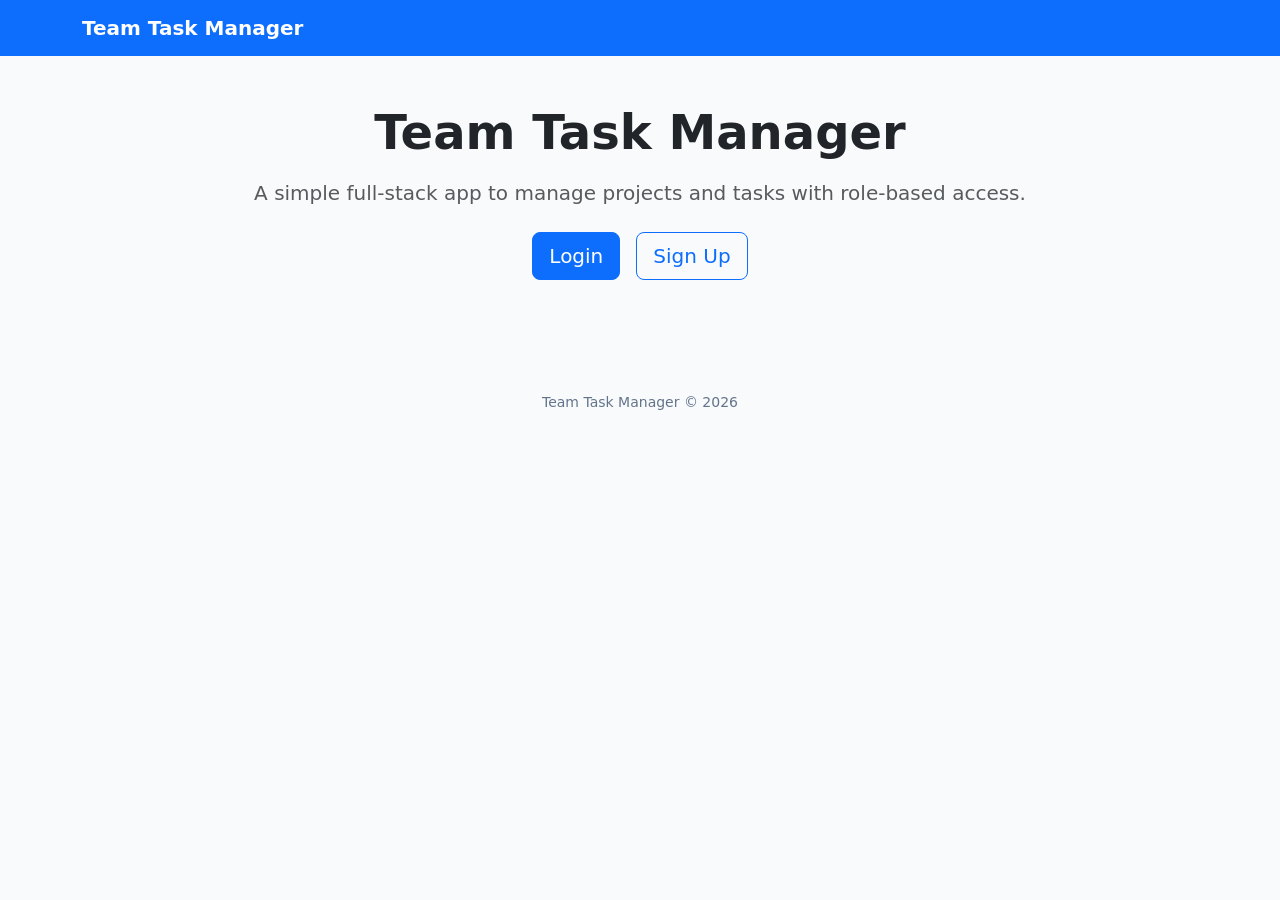
<file: frontend/index.html>
<!DOCTYPE html>
<html lang="en">
<head>
  <meta charset="UTF-8" />
  <meta name="viewport" content="width=device-width, initial-scale=1.0" />
  <title>Team Task Manager</title>
  <link href="https://cdn.jsdelivr.net/npm/bootstrap@5.3.3/dist/css/bootstrap.min.css" rel="stylesheet" />
  <link rel="stylesheet" href="style.css" />
</head>
<body>
  <nav class="navbar navbar-expand-lg navbar-dark bg-primary">
    <div class="container">
      <a class="navbar-brand" href="index.html">Team Task Manager</a>
    </div>
  </nav>

  <main class="container py-5 text-center">
    <h1 class="display-5 fw-bold mb-3">Team Task Manager</h1>
    <p class="lead text-muted mb-4">
      A simple full-stack app to manage projects and tasks with role-based access.
    </p>
    <div class="d-flex gap-3 justify-content-center">
      <a href="login.html" class="btn btn-primary btn-lg">Login</a>
      <a href="signup.html" class="btn btn-outline-primary btn-lg">Sign Up</a>
    </div>
  </main>

  <footer>Team Task Manager &copy; 2026</footer>

  <script src="app.js"></script>
  <script>
    if (isLoggedIn()) window.location.href = "dashboard.html";
  </script>
</body>
</html>
</file>
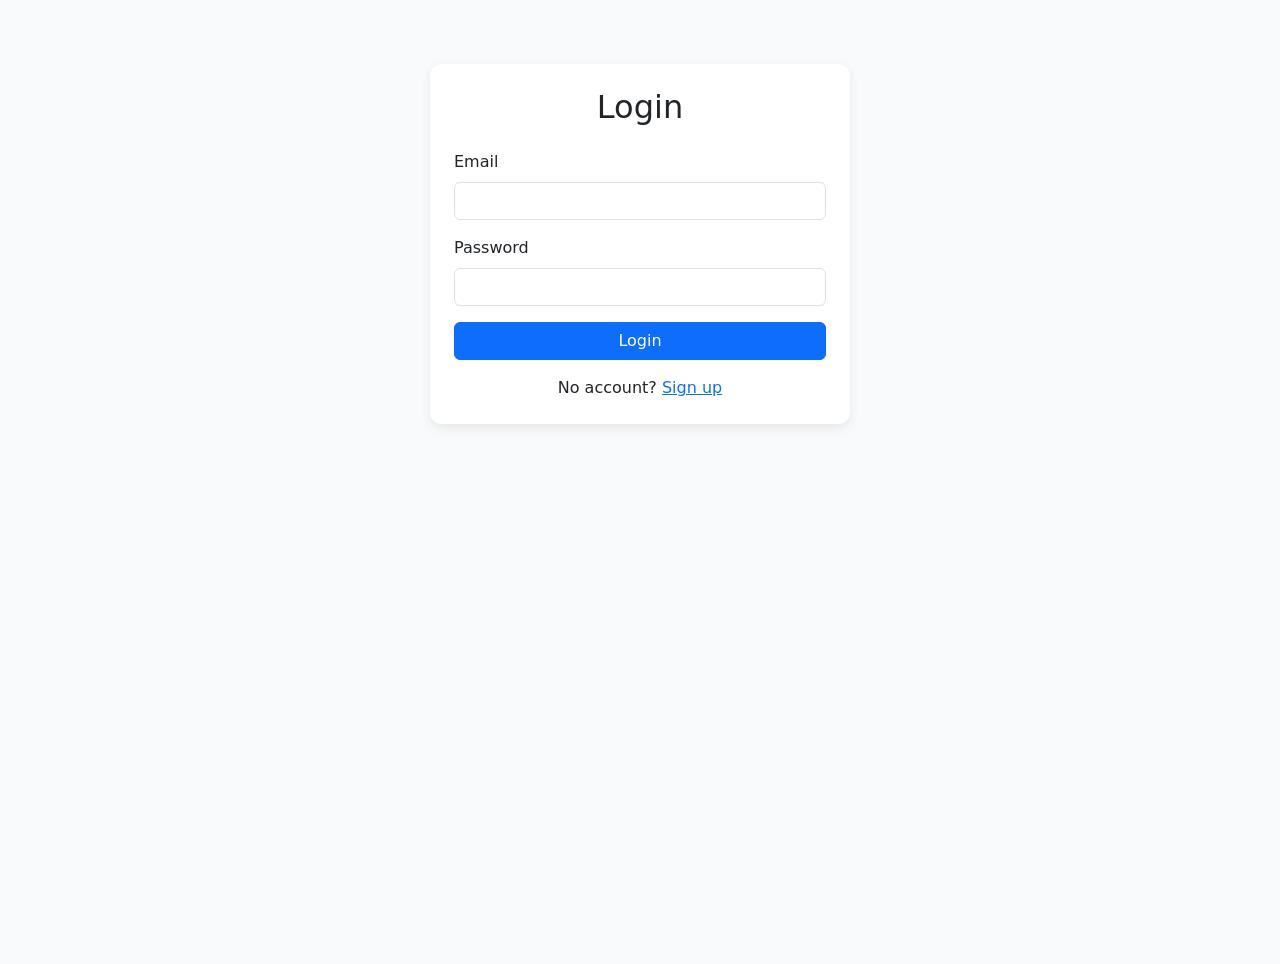
<file: frontend/dashboard.html>
<!DOCTYPE html>
<html lang="en">
<head>
  <meta charset="UTF-8" />
  <meta name="viewport" content="width=device-width, initial-scale=1.0" />
  <title>Dashboard — Team Task Manager</title>
  <link href="https://cdn.jsdelivr.net/npm/bootstrap@5.3.3/dist/css/bootstrap.min.css" rel="stylesheet" />
  <link rel="stylesheet" href="style.css" />
</head>
<body>
  <nav class="navbar navbar-expand-lg navbar-dark bg-primary">
    <div class="container">
      <a class="navbar-brand" href="dashboard.html">Team Task Manager</a>
      <button class="navbar-toggler" type="button" data-bs-toggle="collapse" data-bs-target="#navMenu">
        <span class="navbar-toggler-icon"></span>
      </button>
      <div class="collapse navbar-collapse" id="navMenu">
        <ul class="navbar-nav me-auto">
          <li class="nav-item"><a class="nav-link active" href="dashboard.html">Dashboard</a></li>
          <li class="nav-item"><a class="nav-link" href="projects.html">Projects</a></li>
          <li class="nav-item"><a class="nav-link" href="tasks.html">Tasks</a></li>
        </ul>
        <span class="navbar-text text-white me-2">
          <span id="navUserName"></span>
          <span id="navUserRole" class="badge ms-1"></span>
        </span>
        <a href="#" id="logoutBtn" class="btn btn-outline-light btn-sm">Logout</a>
      </div>
    </div>
  </nav>

  <main class="container py-4">
    <div class="page-header">
      <h1>Dashboard</h1>
      <p class="text-muted">Overview of your tasks</p>
    </div>

    <div id="alertBox"></div>

    <div class="row g-4">
      <div class="col-md-6 col-lg-3">
        <div class="card stat-card p-4 text-center">
          <p class="text-muted mb-1">Total Tasks</p>
          <p class="display-6 mb-0" id="totalTasks">0</p>
        </div>
      </div>
      <div class="col-md-6 col-lg-3">
        <div class="card stat-card p-4 text-center">
          <p class="text-muted mb-1">Completed</p>
          <p class="display-6 mb-0 text-success" id="completedTasks">0</p>
        </div>
      </div>
      <div class="col-md-6 col-lg-3">
        <div class="card stat-card p-4 text-center">
          <p class="text-muted mb-1">Pending</p>
          <p class="display-6 mb-0 text-warning" id="pendingTasks">0</p>
        </div>
      </div>
      <div class="col-md-6 col-lg-3">
        <div class="card stat-card p-4 text-center">
          <p class="text-muted mb-1">Overdue</p>
          <p class="display-6 mb-0 text-danger" id="overdueTasks">0</p>
        </div>
      </div>
    </div>

    <div class="mt-4">
      <a href="tasks.html" class="btn btn-primary">View Tasks</a>
      <a href="projects.html" class="btn btn-outline-primary admin-only">Manage Projects</a>
    </div>
  </main>

  <footer>Team Task Manager</footer>

  <script src="https://cdn.jsdelivr.net/npm/bootstrap@5.3.3/dist/js/bootstrap.bundle.min.js"></script>
  <script src="app.js"></script>
  <script>
    if (!requireAuth()) throw new Error("auth");
    setupNavbar();

    async function loadDashboard() {
      try {
        const stats = await apiRequest("/dashboard");
        document.getElementById("totalTasks").textContent = stats.total_tasks;
        document.getElementById("completedTasks").textContent = stats.completed_tasks;
        document.getElementById("pendingTasks").textContent = stats.pending_tasks;
        document.getElementById("overdueTasks").textContent = stats.overdue_tasks;
      } catch (err) {
        showAlert("alertBox", err.message);
      }
    }

    loadDashboard();
  </script>
</body>
</html>
</file>
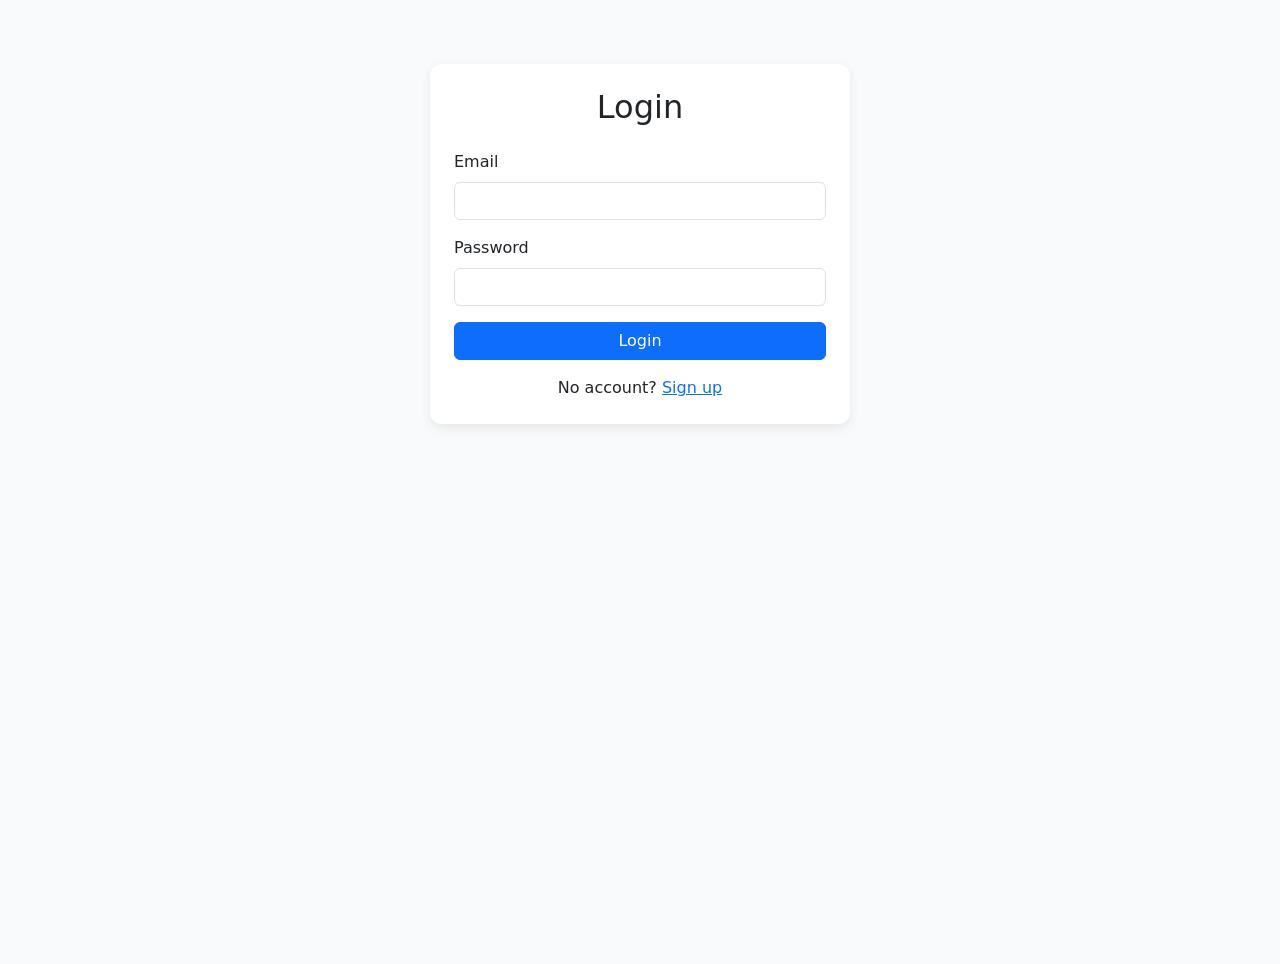
<file: frontend/login.html>
<!DOCTYPE html>
<html lang="en">
<head>
  <meta charset="UTF-8" />
  <meta name="viewport" content="width=device-width, initial-scale=1.0" />
  <title>Login — Team Task Manager</title>
  <link href="https://cdn.jsdelivr.net/npm/bootstrap@5.3.3/dist/css/bootstrap.min.css" rel="stylesheet" />
  <link rel="stylesheet" href="style.css" />
</head>
<body>
  <div class="container">
    <div class="card auth-card p-4">
      <h2 class="text-center mb-4">Login</h2>
      <div id="alertBox"></div>
      <form id="loginForm">
        <div class="mb-3">
          <label class="form-label">Email</label>
          <input type="email" class="form-control" id="email" required />
        </div>
        <div class="mb-3">
          <label class="form-label">Password</label>
          <input type="password" class="form-control" id="password" required />
        </div>
        <button type="submit" class="btn btn-primary w-100">Login</button>
      </form>
      <p class="text-center mt-3 mb-0">
        No account? <a href="signup.html">Sign up</a>
      </p>
    </div>
  </div>

  <script src="https://cdn.jsdelivr.net/npm/bootstrap@5.3.3/dist/js/bootstrap.bundle.min.js"></script>
  <script src="app.js"></script>
  <script>
    if (isLoggedIn()) window.location.href = "dashboard.html";

    document.getElementById("loginForm").addEventListener("submit", async (e) => {
      e.preventDefault();
      try {
        const data = await apiRequest("/login", {
          method: "POST",
          body: JSON.stringify({
            email: document.getElementById("email").value,
            password: document.getElementById("password").value,
          }),
        });
        saveAuth(data.access_token, data.user);
        window.location.href = "dashboard.html";
      } catch (err) {
        showAlert("alertBox", err.message);
      }
    });
  </script>
</body>
</html>
</file>
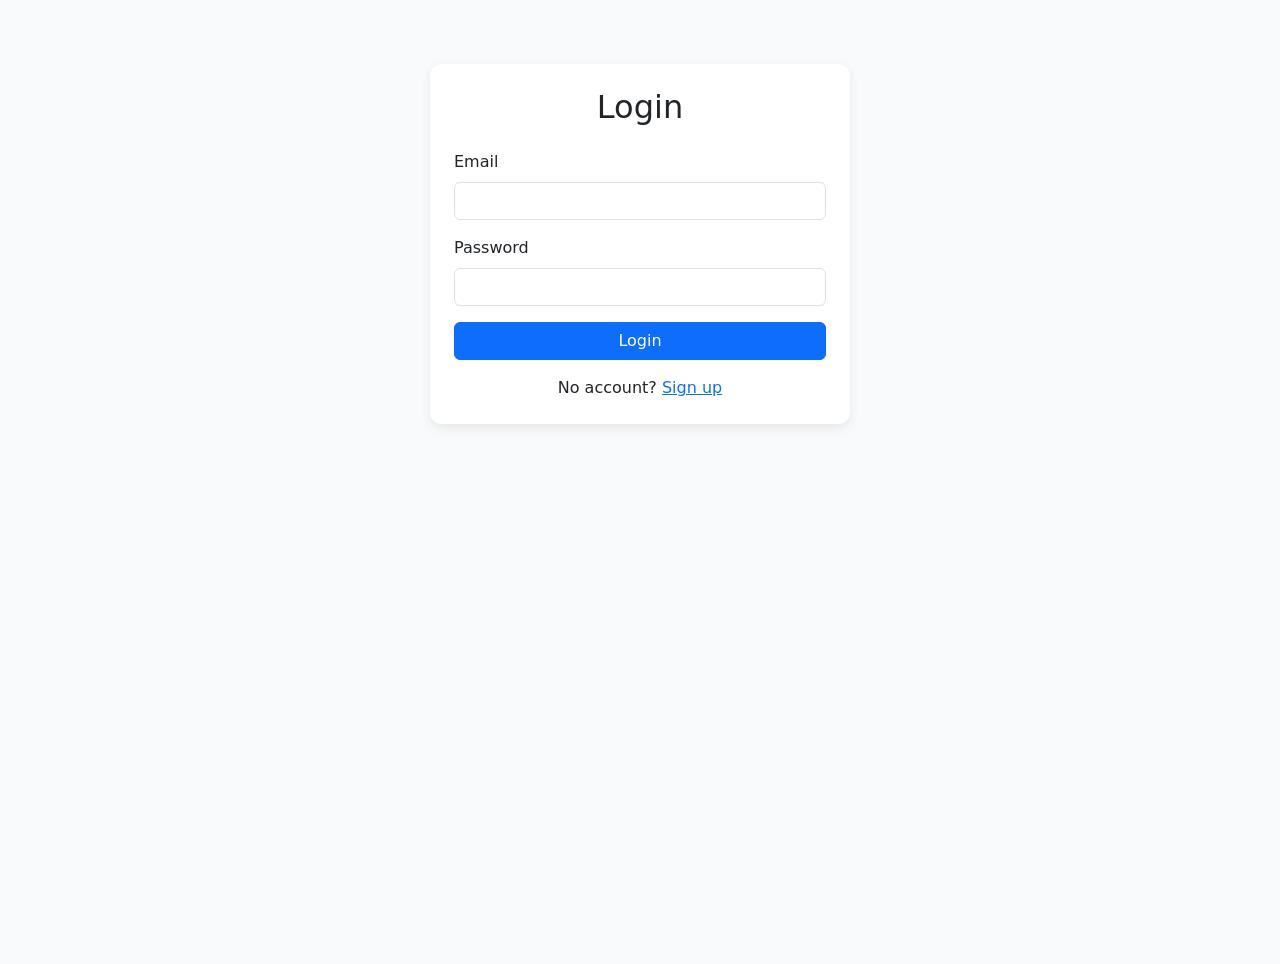
<file: frontend/projects.html>
<!DOCTYPE html>
<html lang="en">
<head>
  <meta charset="UTF-8" />
  <meta name="viewport" content="width=device-width, initial-scale=1.0" />
  <title>Projects — Team Task Manager</title>
  <link href="https://cdn.jsdelivr.net/npm/bootstrap@5.3.3/dist/css/bootstrap.min.css" rel="stylesheet" />
  <link rel="stylesheet" href="style.css" />
</head>
<body>
  <nav class="navbar navbar-expand-lg navbar-dark bg-primary">
    <div class="container">
      <a class="navbar-brand" href="dashboard.html">Team Task Manager</a>
      <button class="navbar-toggler" type="button" data-bs-toggle="collapse" data-bs-target="#navMenu">
        <span class="navbar-toggler-icon"></span>
      </button>
      <div class="collapse navbar-collapse" id="navMenu">
        <ul class="navbar-nav me-auto">
          <li class="nav-item"><a class="nav-link" href="dashboard.html">Dashboard</a></li>
          <li class="nav-item"><a class="nav-link active" href="projects.html">Projects</a></li>
          <li class="nav-item"><a class="nav-link" href="tasks.html">Tasks</a></li>
        </ul>
        <span class="navbar-text text-white me-2">
          <span id="navUserName"></span>
          <span id="navUserRole" class="badge ms-1"></span>
        </span>
        <a href="#" id="logoutBtn" class="btn btn-outline-light btn-sm">Logout</a>
      </div>
    </div>
  </nav>

  <main class="container py-4">
    <div class="page-header d-flex justify-content-between align-items-center">
      <div>
        <h1>Projects</h1>
        <p class="text-muted mb-0">All team projects</p>
      </div>
    </div>

    <div id="alertBox"></div>

    <!-- Admin: create project form -->
    <div class="card table-card p-4 mb-4 admin-only" id="createProjectCard">
      <h5 class="mb-3">Create Project</h5>
      <form id="projectForm" class="row g-3">
        <div class="col-md-4">
          <label class="form-label">Title</label>
          <input type="text" class="form-control" id="projectTitle" required />
        </div>
        <div class="col-md-6">
          <label class="form-label">Description</label>
          <input type="text" class="form-control" id="projectDescription" />
        </div>
        <div class="col-md-2 d-flex align-items-end">
          <button type="submit" class="btn btn-primary w-100">Add</button>
        </div>
      </form>
    </div>

    <div class="card table-card p-4">
      <h5 class="mb-3">All Projects</h5>
      <div class="table-responsive">
        <table class="table table-hover align-middle">
          <thead>
            <tr>
              <th>#</th>
              <th>Title</th>
              <th>Description</th>
              <th>Created By</th>
            </tr>
          </thead>
          <tbody id="projectsTable">
            <tr><td colspan="4" class="text-muted">Loading...</td></tr>
          </tbody>
        </table>
      </div>
    </div>
  </main>

  <footer>Team Task Manager</footer>

  <script src="https://cdn.jsdelivr.net/npm/bootstrap@5.3.3/dist/js/bootstrap.bundle.min.js"></script>
  <script src="app.js"></script>
  <script>
    if (!requireAuth()) throw new Error("auth");
    setupNavbar();

    async function loadProjects() {
      const tbody = document.getElementById("projectsTable");
      try {
        const projects = await apiRequest("/projects");
        if (!projects.length) {
          tbody.innerHTML = '<tr><td colspan="4" class="text-muted">No projects yet.</td></tr>';
          return;
        }
        tbody.innerHTML = projects.map((p) => `
          <tr>
            <td>${p.id}</td>
            <td>${p.title}</td>
            <td>${p.description || "—"}</td>
            <td>${p.creator_name || "—"}</td>
          </tr>
        `).join("");
      } catch (err) {
        showAlert("alertBox", err.message);
        tbody.innerHTML = "";
      }
    }

    const projectForm = document.getElementById("projectForm");
    if (projectForm) {
      projectForm.addEventListener("submit", async (e) => {
        e.preventDefault();
        try {
          await apiRequest("/projects", {
            method: "POST",
            body: JSON.stringify({
              title: document.getElementById("projectTitle").value,
              description: document.getElementById("projectDescription").value || null,
            }),
          });
          projectForm.reset();
          loadProjects();
          showAlert("alertBox", "Project created!", "success");
        } catch (err) {
          showAlert("alertBox", err.message);
        }
      });
    }

    loadProjects();
  </script>
</body>
</html>
</file>
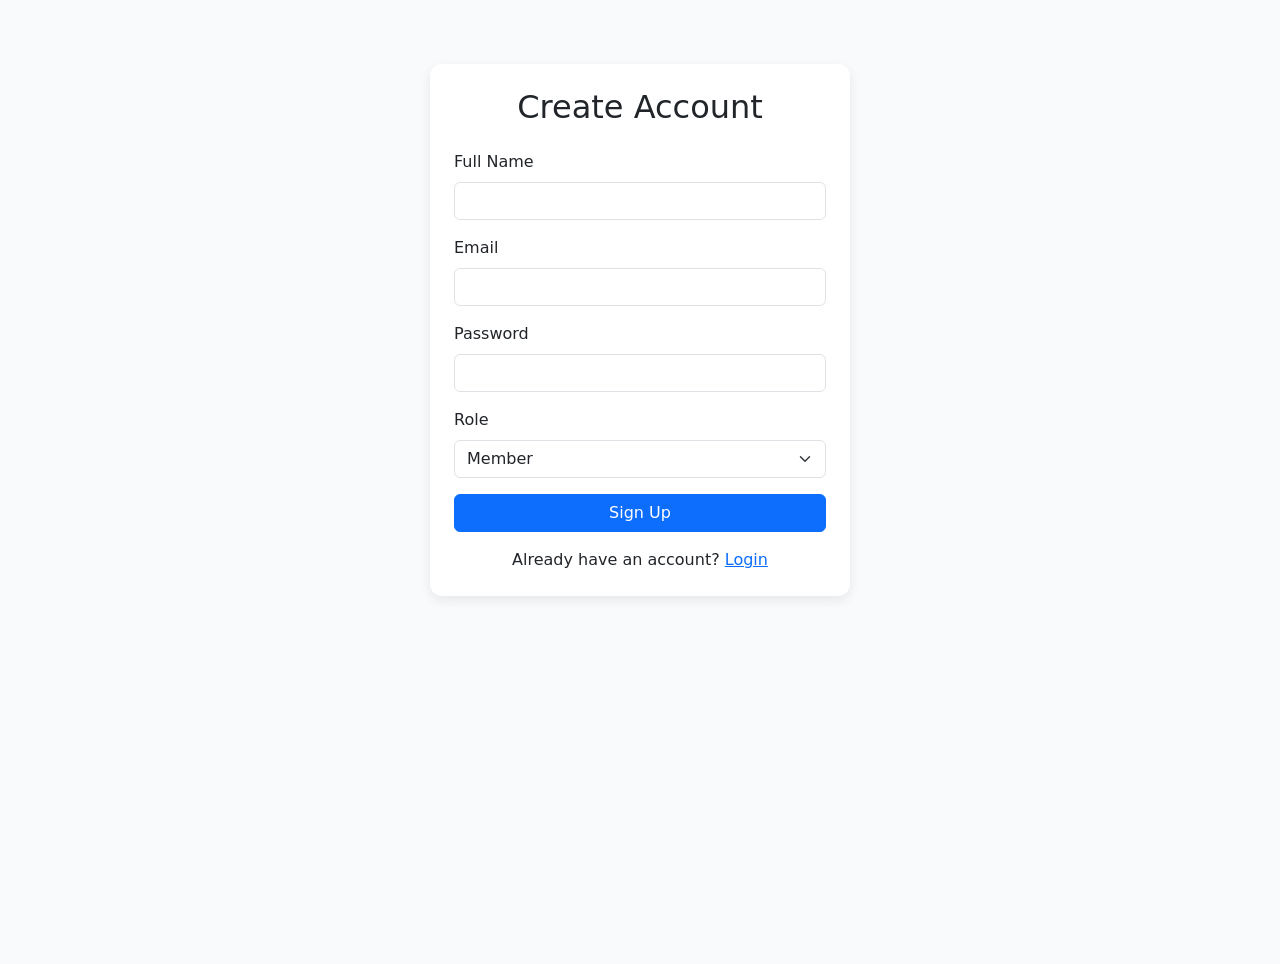
<file: frontend/signup.html>
<!DOCTYPE html>
<html lang="en">
<head>
  <meta charset="UTF-8" />
  <meta name="viewport" content="width=device-width, initial-scale=1.0" />
  <title>Sign Up — Team Task Manager</title>
  <link href="https://cdn.jsdelivr.net/npm/bootstrap@5.3.3/dist/css/bootstrap.min.css" rel="stylesheet" />
  <link rel="stylesheet" href="style.css" />
</head>
<body>
  <div class="container">
    <div class="card auth-card p-4">
      <h2 class="text-center mb-4">Create Account</h2>
      <div id="alertBox"></div>
      <form id="signupForm">
        <div class="mb-3">
          <label class="form-label">Full Name</label>
          <input type="text" class="form-control" id="name" required minlength="2" />
        </div>
        <div class="mb-3">
          <label class="form-label">Email</label>
          <input type="email" class="form-control" id="email" required />
        </div>
        <div class="mb-3">
          <label class="form-label">Password</label>
          <input type="password" class="form-control" id="password" required minlength="6" />
        </div>
        <div class="mb-3">
          <label class="form-label">Role</label>
          <select class="form-select" id="role" required>
            <option value="member">Member</option>
            <option value="admin">Admin</option>
          </select>
        </div>
        <button type="submit" class="btn btn-primary w-100">Sign Up</button>
      </form>
      <p class="text-center mt-3 mb-0">
        Already have an account? <a href="login.html">Login</a>
      </p>
    </div>
  </div>

  <script src="https://cdn.jsdelivr.net/npm/bootstrap@5.3.3/dist/js/bootstrap.bundle.min.js"></script>
  <script src="app.js"></script>
  <script>
    if (isLoggedIn()) window.location.href = "dashboard.html";

    document.getElementById("signupForm").addEventListener("submit", async (e) => {
      e.preventDefault();
      try {
        const data = await apiRequest("/signup", {
          method: "POST",
          body: JSON.stringify({
            name: document.getElementById("name").value,
            email: document.getElementById("email").value,
            password: document.getElementById("password").value,
            role: document.getElementById("role").value,
          }),
        });
        saveAuth(data.access_token, data.user);
        window.location.href = "dashboard.html";
      } catch (err) {
        showAlert("alertBox", err.message);
      }
    });
  </script>
</body>
</html>
</file>
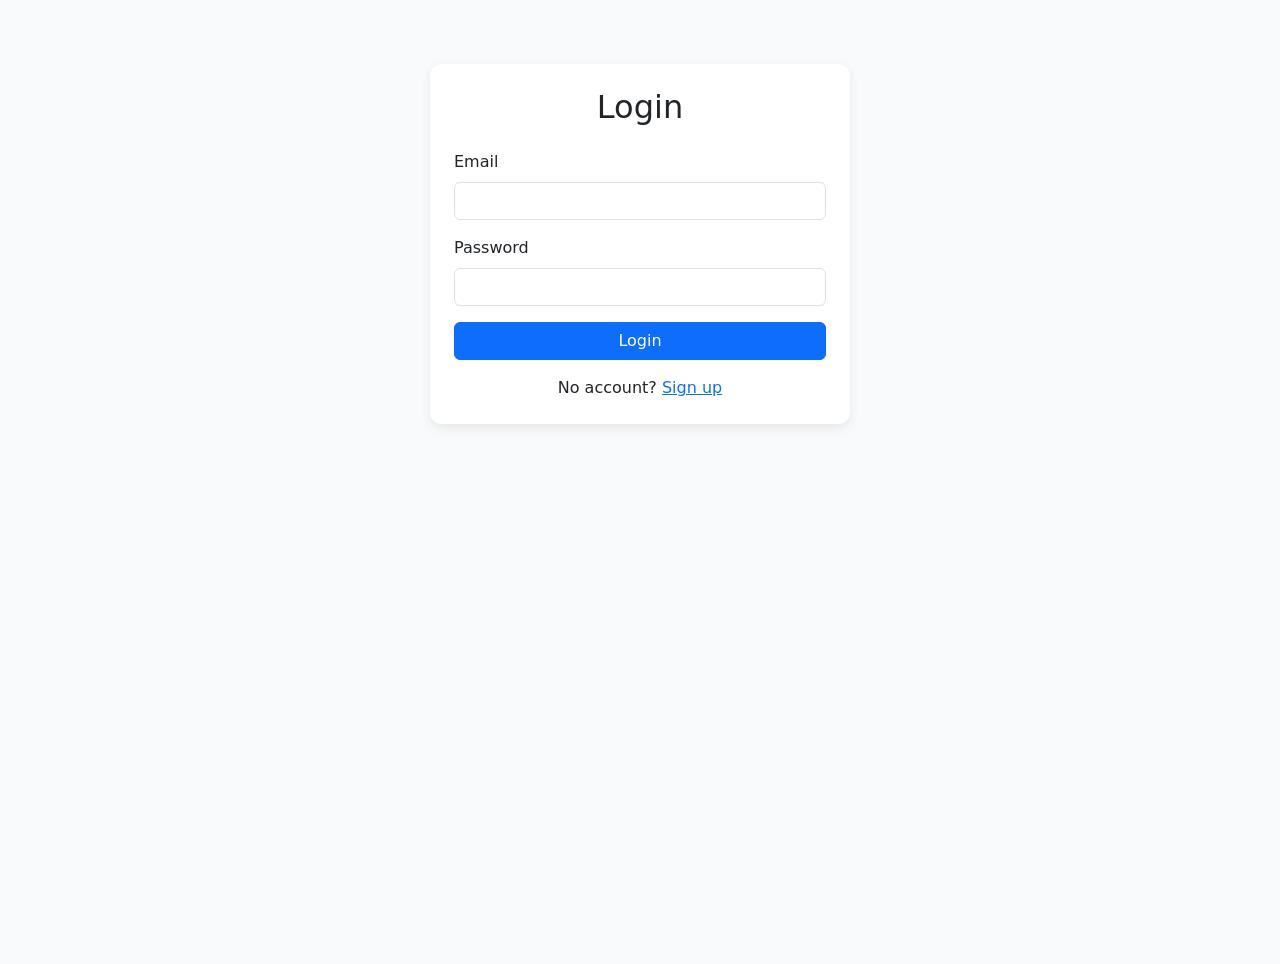
<file: frontend/tasks.html>
<!DOCTYPE html>
<html lang="en">
<head>
  <meta charset="UTF-8" />
  <meta name="viewport" content="width=device-width, initial-scale=1.0" />
  <title>Tasks — Team Task Manager</title>
  <link href="https://cdn.jsdelivr.net/npm/bootstrap@5.3.3/dist/css/bootstrap.min.css" rel="stylesheet" />
  <link rel="stylesheet" href="style.css" />
</head>
<body>
  <nav class="navbar navbar-expand-lg navbar-dark bg-primary">
    <div class="container">
      <a class="navbar-brand" href="dashboard.html">Team Task Manager</a>
      <button class="navbar-toggler" type="button" data-bs-toggle="collapse" data-bs-target="#navMenu">
        <span class="navbar-toggler-icon"></span>
      </button>
      <div class="collapse navbar-collapse" id="navMenu">
        <ul class="navbar-nav me-auto">
          <li class="nav-item"><a class="nav-link" href="dashboard.html">Dashboard</a></li>
          <li class="nav-item"><a class="nav-link" href="projects.html">Projects</a></li>
          <li class="nav-item"><a class="nav-link active" href="tasks.html">Tasks</a></li>
        </ul>
        <span class="navbar-text text-white me-2">
          <span id="navUserName"></span>
          <span id="navUserRole" class="badge ms-1"></span>
        </span>
        <a href="#" id="logoutBtn" class="btn btn-outline-light btn-sm">Logout</a>
      </div>
    </div>
  </nav>

  <main class="container py-4">
    <div class="page-header">
      <h1>Tasks</h1>
      <p class="text-muted">Manage and track tasks</p>
    </div>

    <div id="alertBox"></div>

    <!-- Admin: create task -->
    <div class="card table-card p-4 mb-4 admin-only" id="createTaskCard">
      <h5 class="mb-3">Create Task</h5>
      <form id="taskForm" class="row g-3">
        <div class="col-md-3">
          <label class="form-label">Title</label>
          <input type="text" class="form-control" id="taskTitle" required />
        </div>
        <div class="col-md-3">
          <label class="form-label">Project</label>
          <select class="form-select" id="taskProject" required></select>
        </div>
        <div class="col-md-3">
          <label class="form-label">Assign To</label>
          <select class="form-select" id="taskAssignee">
            <option value="">Unassigned</option>
          </select>
        </div>
        <div class="col-md-3">
          <label class="form-label">Due Date</label>
          <input type="date" class="form-control" id="taskDueDate" />
        </div>
        <div class="col-12">
          <label class="form-label">Description</label>
          <input type="text" class="form-control" id="taskDescription" />
        </div>
        <div class="col-12">
          <button type="submit" class="btn btn-primary">Create Task</button>
        </div>
      </form>
    </div>

    <div class="card table-card p-4">
      <h5 class="mb-3">Task List</h5>
      <div class="table-responsive">
        <table class="table table-hover align-middle">
          <thead>
            <tr>
              <th>Title</th>
              <th>Project</th>
              <th>Assignee</th>
              <th>Status</th>
              <th>Due</th>
              <th>Actions</th>
            </tr>
          </thead>
          <tbody id="tasksTable">
            <tr><td colspan="6" class="text-muted">Loading...</td></tr>
          </tbody>
        </table>
      </div>
    </div>
  </main>

  <footer>Team Task Manager</footer>

  <script src="https://cdn.jsdelivr.net/npm/bootstrap@5.3.3/dist/js/bootstrap.bundle.min.js"></script>
  <script src="app.js"></script>
  <script>
    if (!requireAuth()) throw new Error("auth");
    setupNavbar();

    const user = getUser();
    const admin = isAdmin();

    async function loadSelectOptions() {
      if (!admin) return;
      try {
        const [projects, users] = await Promise.all([
          apiRequest("/projects"),
          apiRequest("/users"),
        ]);
        document.getElementById("taskProject").innerHTML = projects
          .map((p) => `<option value="${p.id}">${p.title}</option>`)
          .join("");
        document.getElementById("taskAssignee").innerHTML =
          '<option value="">Unassigned</option>' +
          users.map((u) => `<option value="${u.id}">${u.name} (${u.role})</option>`).join("");
      } catch (err) {
        showAlert("alertBox", err.message);
      }
    }

    function statusOptions(current, taskId, canEditFull) {
      const statuses = ["Pending", "In Progress", "Completed"];
      if (canEditFull) {
        return statuses.map((s) =>
          `<option value="${s}" ${s === current ? "selected" : ""}>${s}</option>`
        ).join("");
      }
      return `<select class="form-select form-select-sm" onchange="updateStatus(${taskId}, this.value)">
        ${statuses.map((s) => `<option value="${s}" ${s === current ? "selected" : ""}>${s}</option>`).join("")}
      </select>`;
    }

    async function loadTasks() {
      const tbody = document.getElementById("tasksTable");
      try {
        const tasks = await apiRequest("/tasks");
        if (!tasks.length) {
          tbody.innerHTML = '<tr><td colspan="6" class="text-muted">No tasks found.</td></tr>';
          return;
        }
        tbody.innerHTML = tasks.map((t) => {
          const badge = `<span class="badge ${statusBadgeClass(t.status)}">${t.status}</span>`;
          let actions = "";
          if (admin) {
            actions = `<button class="btn btn-sm btn-danger" onclick="deleteTask(${t.id})">Delete</button>`;
          } else if (t.assigned_to === user.id) {
            actions = statusOptions(t.status, t.id, false);
          }
          const statusCell = admin
            ? `<select class="form-select form-select-sm" onchange="updateStatus(${t.id}, this.value)">${statusOptions(t.status, t.id, true)}</select>`
            : (t.assigned_to === user.id ? actions : badge);
          return `
            <tr>
              <td><strong>${t.title}</strong><br><small class="text-muted">${t.description || ""}</small></td>
              <td>${t.project_title || t.project_id}</td>
              <td>${t.assignee_name || "—"}</td>
              <td>${admin || t.assigned_to === user.id ? statusCell : badge}</td>
              <td>${formatDate(t.due_date)}</td>
              <td>${admin ? actions : ""}</td>
            </tr>
          `;
        }).join("");
      } catch (err) {
        showAlert("alertBox", err.message);
        tbody.innerHTML = "";
      }
    }

    window.updateStatus = async function (taskId, status) {
      try {
        await apiRequest(`/tasks/${taskId}`, {
          method: "PUT",
          body: JSON.stringify({ status }),
        });
        loadTasks();
      } catch (err) {
        showAlert("alertBox", err.message);
      }
    };

    window.deleteTask = async function (taskId) {
      if (!confirm("Delete this task?")) return;
      try {
        await apiRequest(`/tasks/${taskId}`, { method: "DELETE" });
        loadTasks();
        showAlert("alertBox", "Task deleted.", "success");
      } catch (err) {
        showAlert("alertBox", err.message);
      }
    };

    const taskForm = document.getElementById("taskForm");
    if (taskForm) {
      taskForm.addEventListener("submit", async (e) => {
        e.preventDefault();
        const assignee = document.getElementById("taskAssignee").value;
        try {
          await apiRequest("/tasks", {
            method: "POST",
            body: JSON.stringify({
              title: document.getElementById("taskTitle").value,
              description: document.getElementById("taskDescription").value || null,
              project_id: parseInt(document.getElementById("taskProject").value),
              assigned_to: assignee ? parseInt(assignee) : null,
              due_date: document.getElementById("taskDueDate").value || null,
              status: "Pending",
            }),
          });
          taskForm.reset();
          loadTasks();
          showAlert("alertBox", "Task created!", "success");
        } catch (err) {
          showAlert("alertBox", err.message);
        }
      });
    }

    loadSelectOptions();
    loadTasks();
  </script>
</body>
</html>
</file>
<file: frontend/style.css>
/* Team Task Manager — minimal custom styles */

:root {
  --primary: #4f46e5;
  --bg-light: #f8fafc;
}

body {
  background-color: var(--bg-light);
  min-height: 100vh;
}

.navbar-brand {
  font-weight: 600;
}

.stat-card {
  border: none;
  border-radius: 12px;
  box-shadow: 0 1px 3px rgba(0, 0, 0, 0.08);
  transition: transform 0.15s ease;
}

.stat-card:hover {
  transform: translateY(-2px);
}

.stat-card .display-6 {
  font-weight: 700;
  color: var(--primary);
}

.auth-card {
  max-width: 420px;
  margin: 4rem auto;
  border: none;
  border-radius: 12px;
  box-shadow: 0 4px 12px rgba(0, 0, 0, 0.08);
}

.table-card {
  border: none;
  border-radius: 12px;
  box-shadow: 0 1px 3px rgba(0, 0, 0, 0.08);
}

.badge-pending {
  background-color: #f59e0b;
}

.badge-progress {
  background-color: #3b82f6;
}

.badge-completed {
  background-color: #10b981;
}

.badge-overdue {
  background-color: #ef4444;
}

.page-header {
  margin-bottom: 1.5rem;
}

footer {
  margin-top: 3rem;
  padding: 1rem;
  text-align: center;
  color: #64748b;
  font-size: 0.875rem;
}
</file>
